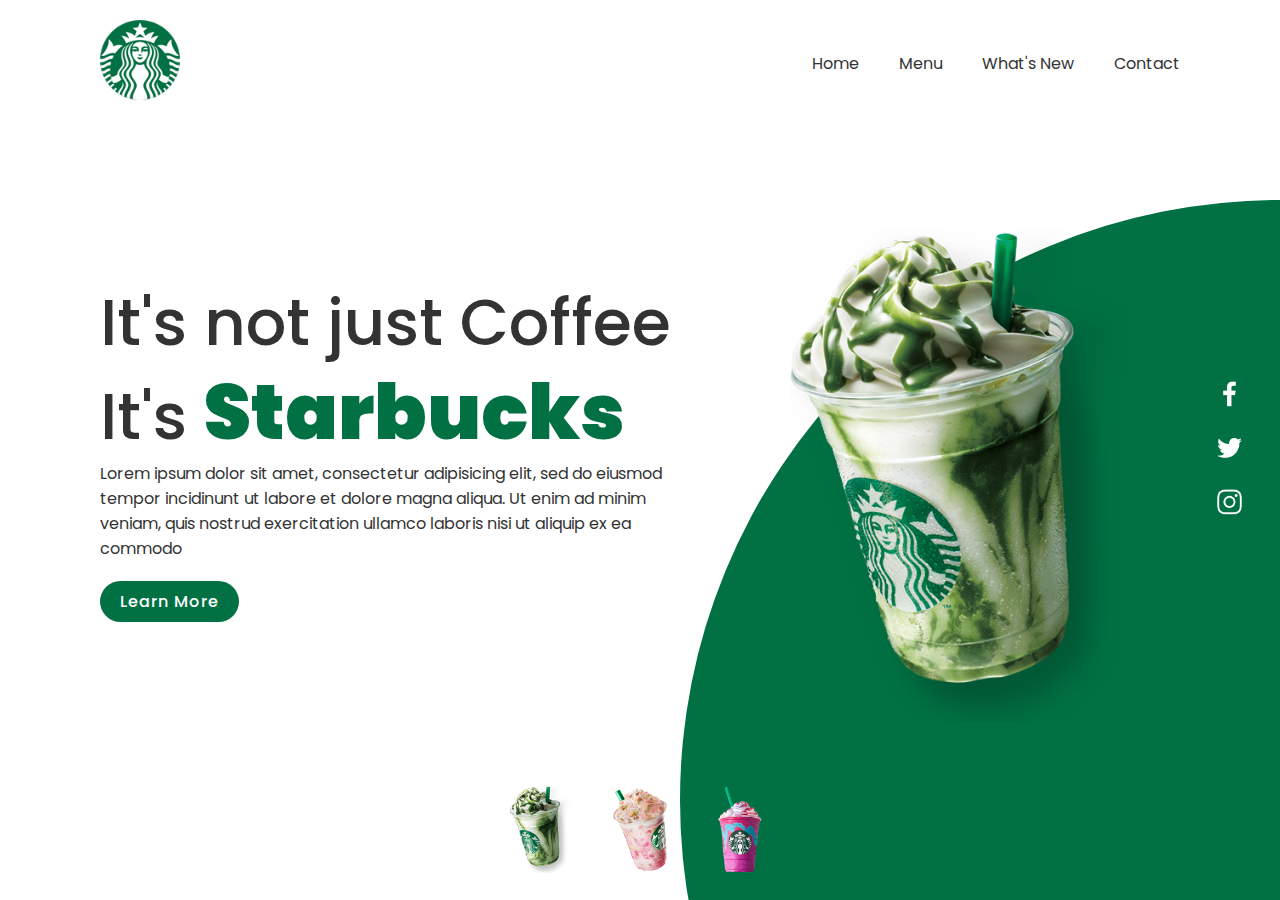
<file: test/index.html>
<!DOCTYPE html>
<html lang="en">

<head>
    <meta charset="UTF-8">
    <meta http-equiv="X-UA-Compatible" content="IE=edge">
    <meta name="viewport" content="width=device-width, initial-scale=1.0">
    <title>Document</title>
    <link rel="stylesheet" href="style.css">
    <script src="script.js"></script>
</head>

<body>
    <section>
        <div class="circle"></div>
        <header>
            <a href="#"><img src="images/logo.png" class="logo"></a>
            <div class="toggle" onclick="toggleMenu();"></div>
            <div class="navigation"></div>
            <ul>
                <li><a href="">Home</a></li>
                <li><a href="">Menu</a></li>
                <li><a href="">What's New</a></li>
                <li><a href="">Contact</a></li>
            </ul>
        </header>
        <div class="content">
            <div class="textBox">
                <h2>It's not just Coffee<br>It's <span>Starbucks</span></h2>
                <p>Lorem ipsum dolor sit amet, consectetur adipisicing elit, sed do eiusmod
                    tempor incidinunt ut labore et dolore magna aliqua. Ut enim ad minim veniam,
                    quis nostrud exercitation ullamco laboris nisi ut aliquip ex ea commodo
                </p>
                <a href="#">Learn More</a>
            </div>
            <div class="imgBox">
                <img src="images/img1.png" class="starbucks">
            </div>
        </div>
        <ul class="thumb">
            <li><img src="images/thumb1.png" onclick="imgSlider('images/img1.png');changeCircleColor('#017143')"></li>
            <li><img src="images/thumb2.png" onclick="imgSlider('images/img2.png');changeCircleColor('#eb7495')"></li>
            <li><img src="images/thumb3.png" onclick="imgSlider('images/img3.png');changeCircleColor('#d752b1')"></li>
        </ul>
        <ul class="sci">
            <li><a href="#"><img src="images/facebook.png"></a></li>
            <li><a href="#"><img src="images/twitter.png"></a></li>
            <li><a href="#"><img src="images/instagram.png"></a></li>
        </ul>
    </section>

    <script type="text/javascript">
        function imgSlider(anything) {
            document.querySelector('.starbucks').src = anything;
        }
        function changeCircleColor(color) {
            const circle = document.querySelector('.circle');
            circle.style.background = color;
        }
        function toggleMenu() {
            var menuToggle = document.querySelector('.toggle');
            var navigation = document.querySelector('.navigation')
            menuToggle.classList.toggle('active')
            navigation.classList.toggle('active')
        }
    </script>
</body>

</html>
</file>
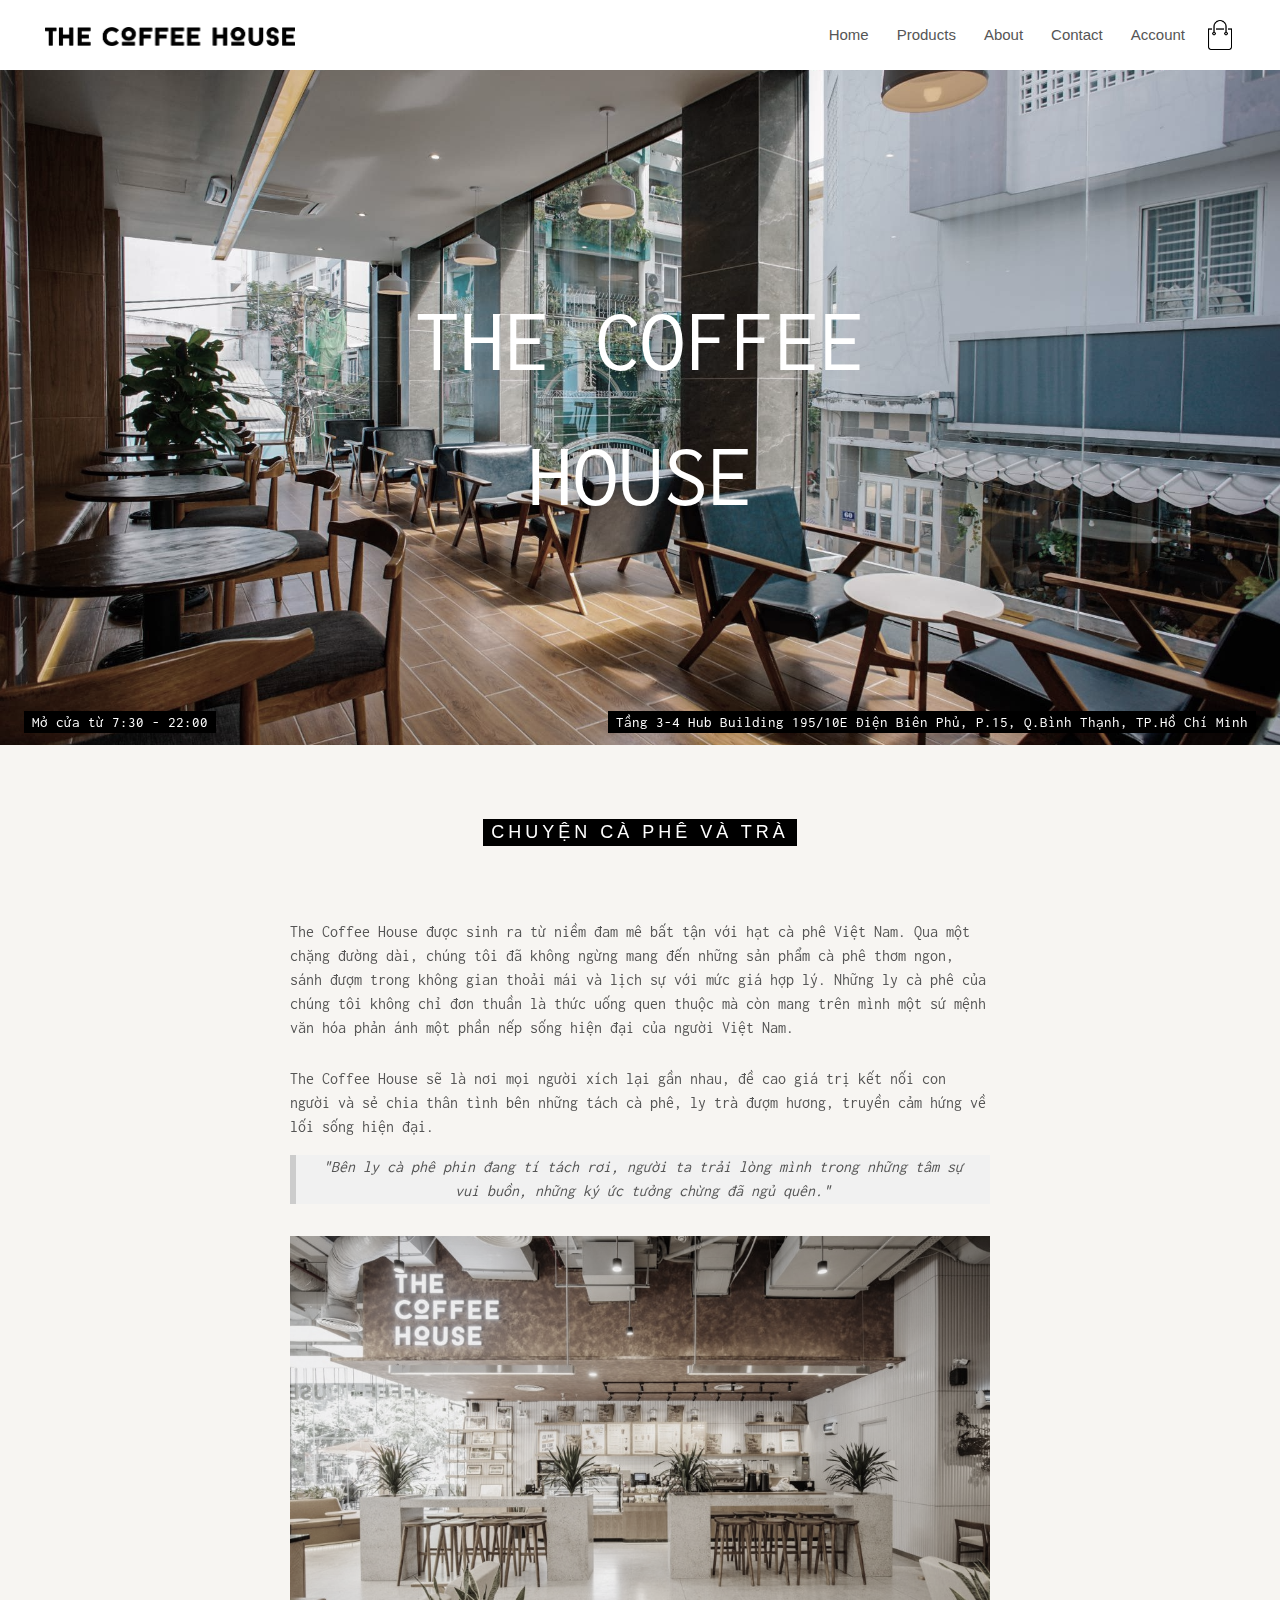
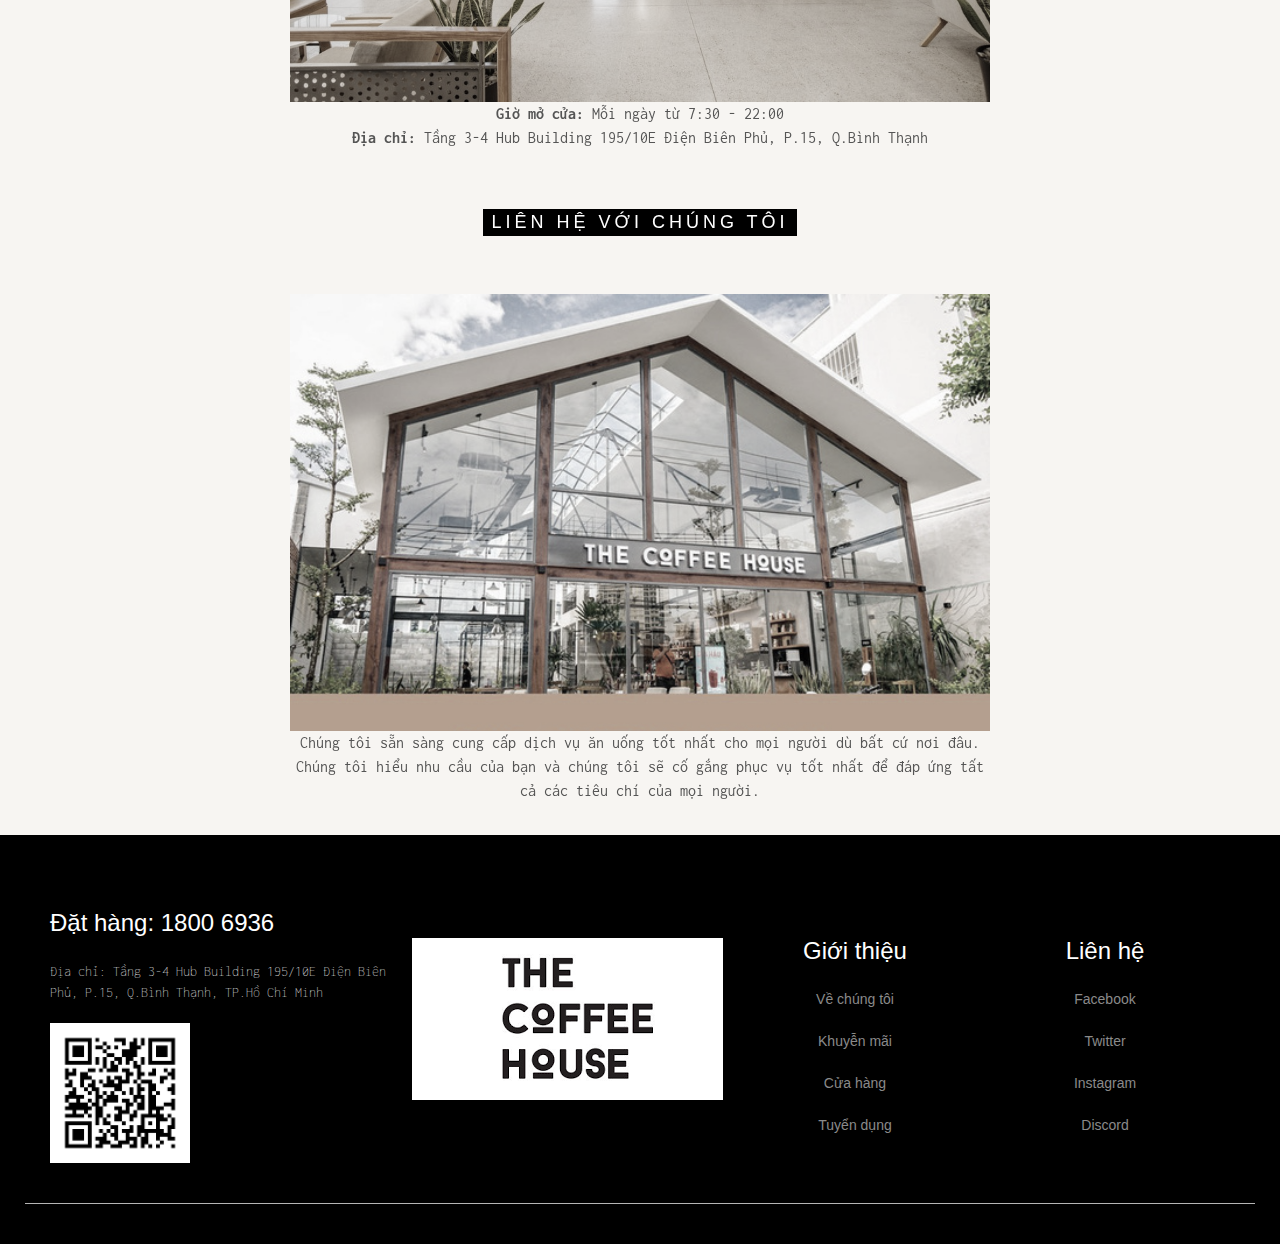
<file: about.html>
<!DOCTYPE html>
<html>
<title>About</title>
<meta charset="UTF-8">
<meta name="viewport" content="width=device-width, initial-scale=1">
<link rel="stylesheet" href="https://www.w3schools.com/w3css/4/w3.css">
<link rel="stylesheet" href="style.css">
<link rel="stylesheet" href="https://fonts.googleapis.com/css?family=Inconsolata">
<style>
body, html {
  height: 100%;
  font-family: "Inconsolata", sans-serif;
  /* font-family: 'Poppins', sans-serif; */
}

.bgimg {
  background-position: center;
  background-size: cover;
  background-image: url("image/about-image-1.jpg");
  min-height: 75%;
}

.menu {
  display: none;
}
li{
    font-family: 'Poppins', sans-serif;
}
h3
{
    font-family: 'Poppins', sans-serif;
}
</style>
<body>

<!-- Links (sit on top) -->
<div class="container">
    <div class="navbar">
        <div class="logo">
            <a href="index.php"><img src="image/logo_header.png" width="250px"></a>
        </div>
        <nav>
            <ul id="MenuItems">
                <li><a href="index.php">Home</a></li>
                <li><a href="product.php">Products</a></li>
                <li><a href="">About</a></li>
                <li><a href="">Contact</a></li>
                <li><a href="account.php">Account</a></li>
            </ul>
        </nav>
        <a href="cart.php"><img src="image/cart.png" width="30px" height="30px"></a>
        <img src="image/menu.png" class="menu-icon"
         onclick="menutoggle()">               
    </div>
</div> 

<!-- Header with image -->
<header class="bgimg w3-display-container w3-grayscale-min" id="home">
  <div class="w3-display-bottomleft w3-center w3-padding-large w3-hide-small">
    <span class="w3-tag">Mở cửa từ 7:30 - 22:00</span>
  </div>
  <div class="w3-display-middle w3-center">
    <span class="w3-text-white" style="font-size:90px">THE COFFEE HOUSE</span>
  </div>
  <div class="w3-display-bottomright w3-center w3-padding-large">
    <span class="w3-tag">Tầng 3-4 Hub Building 195/10E Điện Biên Phủ, P.15, Q.Bình Thạnh, TP.Hồ Chí Minh</span>
  </div>
</header>

<!-- Add a background color and large text to the whole page -->
<div class="w3-sand w3-grayscale w3-large">

<!-- About Container -->
<div class="w3-container" id="about">
  <div class="w3-content" style="max-width:700px">
    <h5 class="w3-center w3-padding-64"><span class="w3-tag w3-wide">CHUYỆN CÀ PHÊ VÀ TRÀ</span></h5>
    <p style="text-align: left;">The Coffee House được sinh ra từ niềm đam mê bất tận với hạt cà phê Việt Nam. Qua một chặng đường dài, chúng tôi đã không ngừng mang đến những sản phẩm cà phê thơm ngon, sánh đượm trong không gian
         thoải mái và lịch sự với mức giá hợp lý. Những ly cà phê của chúng tôi không chỉ đơn thuần là thức uống quen thuộc mà còn mang trên mình một sứ mệnh văn hóa phản ánh một phần nếp sống hiện đại của người Việt Nam.</p><br>
    <p style="text-align: left;"> The Coffee House sẽ là nơi mọi người xích lại gần nhau, đề cao giá trị kết nối con người và sẻ chia thân tình bên những tách cà phê, ly trà đượm hương, truyền cảm hứng về lối sống hiện đại.</p>
    <div class="w3-panel w3-leftbar w3-light-grey">
      <p><i>"Bên ly cà phê phin đang tí tách rơi, người ta trải lòng mình trong những tâm sự vui buồn, những ký ức tưởng chừng đã ngủ quên."</i></p>
    </div>
    <img src="image/about-image-7.jpg" style="width:100%;max-width:1000px" class="w3-margin-top">
    <p><strong>Giờ mở cửa:</strong> Mỗi ngày từ  7:30 - 22:00</p>
    <p><strong>Địa chỉ:</strong> Tầng 3-4 Hub Building 195/10E Điện Biên Phủ, P.15, Q.Bình Thạnh</p>
  </div>
</div>

<!-- Contact/Area Container -->
<div class="w3-container" id="where" style="padding-bottom:32px;">
  <div class="w3-content" style="max-width:700px">
    <h5 class="w3-center w3-padding-48"><span class="w3-tag w3-wide">LIÊN HỆ VỚI CHÚNG TÔI</span></h5>
    <!-- <p>Find us at some address at some place.</p> -->
    <img src="image/about-3.jpg" class="w3-image" style="width:100%">
    <p>Chúng tôi sẵn sàng cung cấp dịch vụ ăn uống tốt nhất cho mọi người dù bất cứ nơi đâu. Chúng tôi hiểu nhu cầu của bạn và chúng tôi sẽ cố gắng phục vụ tốt nhất để đáp ứng tất cả các tiêu chí của mọi người.</p>
  </div>
</div>

<!-- End page content -->
</div>

 <!----------footer----------->
 <div class="footer">
    <div class="container">
        <div class="row">
            <div class="footer-col-1">
                <h3>Đặt hàng: 1800 6936</h3>
                <p style="text-align:left;color:white;font-size:14px;font-weight:100;">
                Địa chỉ: Tầng 3-4 Hub Building 195/10E Điện Biên Phủ, P.15, Q.Bình Thạnh, TP.Hồ Chí Minh</p>
                <div class="app-logo">
                    <!-- <img src="image/play-store.png">
                    <img src="image/app-store.png"> -->
                    <img src="image/1639628541.png">
                </div>
            </div>
            <div class="footer-col-2">
                <img src="image/coffehouse.png">
            </div>
            <div class="footer-col-3">
                <h3>Giới thiệu</h3>
                <ul>
                    <li>Về chúng tôi</li><br>
                    <li>Khuyễn mãi</li><br>
                    <li>Cửa hàng</li><br>
                    <li>Tuyển dụng</li>
                </ul>
            </div>
            <div class="footer-col-4">
                <br><h3>Liên hệ</h3>
                <ul>
                    <li>Facebook</li><br>
                    <li>Twitter</li><br>
                    <li>Instagram</li><br>
                    <li>Discord</li><br>

                </ul>
            </div>
        </div>
        <hr>

    </div>
</div>

</body>
</html>
</file>
<file: test/style.css>
@import url('https://fonts.googleapis.com/css?family=Poppins:200,300,400,500,600,700,800,900&display=swap');
*
{
    margin: 0;
    padding: 0;
    box-sizing: border-box;
    font-family: 'Poppins',sans-serif;
}
section
{
    position: relative;
    width: 100%;
    min-height: 100vh;
    padding: 100px;
    display: flex;
    justify-content: space-between;
    align-items: center;
    background: #fff;

}
header
{
    position: absolute;
    top: 0;
    left: 0;
    width: 100%;
    padding: 20px 100px;
    display: flex;
    justify-content: space-between;
    align-items: center;
}
header .logo
{
    position: relative;
    max-width: 80px;
}
header ul
{
    position: relative;
    display: flex;
}
header ul li
{
    list-style: none;
}
header ul li a
{
    display: inline-block;
    color: #333;
    font-weight: 400;
    margin-left: 40px;
    text-decoration: none;
}
.content
{
    position: relative;
    width: 100%;
    display: flex;
    justify-content: space-between;
    align-items: center;
}
.content .textBox
{
    position: relative;
    max-width: 600px;

}
.content .textBox h2
{
    color: #333;
    font-size: 4em;
    line-height: 1.4em;
    font-weight: 500;
}
.content .textBox h2 span
{
    color: #017143;
    font-size: 1.2em;
    font-weight: 900;
}
.content .textBox p
{
    color: #333;
}
.content .textBox a
{
    display: inline-block;
    margin-top: 20px;
    padding: 8px 20px;
    background: #017143;
    color: #fff;
    border-radius: 40px;
    font-weight: 500;
    letter-spacing: 1px;
    text-decoration: none;
}
.content .imgBox
{
    width: 600px;
    display: flex;
    justify-content: flex-end;
    padding-right: 50px;
    margin-top: 50px;  
}
.content .imgBox img
{
    max-width: 340px;
}
.thumb
{
    position: absolute;
    left: 50%;
    bottom: 20px;
    transform: translateX(-50%);
    display: flex;
}
.thumb li
{
    list-style: none;
    display: inline-block;
    margin: 0 20px;
    cursor: pointer;
    transition: 0.5s;
}
.thumb li :hover
{
    transform: translateY(-15px);
}
.thumb li img
{
    max-width: 60px;
}
.sci
{
    position: absolute;
    top: 50%;
    right: 30px;
    transform: translateY(-50%);
    display: flex;
    justify-content: center;
    align-items: center;
    flex-direction: column;
}
.sci li
{
    list-style: none;
}
.sci li a
{
    display: inline-block;
    margin: 5px 0;
    transform: scale(0.6);
    filter: invert(1);
}
.circle
{
    position: absolute;
    top: 0;
    left: 0;
    width: 100%;
    height: 100%;
    background: #017143;
    clip-path: circle(600px at right 800px);
}
@media (max-width: 991px)
{
    header
    {
        padding: 20px;
    }
    header .logo
    {
        max-width: 60px;
    }
    header ul
    {
        display: none;
    }
    .toggle
    {
        position: relative;
        width: 30px;
        height: 30px;
        cursor: pointer;
        background: url(images/menu.png);
        background-size: 30px;
        background-position: center;
        background-repeat: no-repeat;
        filter: invert(1);
        z-index: 11;
    }
    .toggle.active
    {
        background: url(images/close.png);
        background-size: 25px;
        background-position: center;
        background-repeat: no-repeat;
    }
    header ul.navigation.active
    {
        position: fixed;
        top: 0;
        left: 0;
        width: 100%;
        height: 100%;
        display: flex;
        justify-content: center;
        align-items: center;
        flex-direction: column;
        background: #fff;
        z-index: 10;
    }
    section
    {
        padding: 20px 20px 120px;
    }
    .content
    {
        flex-direction: column;
        margin-top: 100px;
    }
    .content .textBox h2
    {
        font-size: 2.5em;
        margin-bottom: 15px;
    }
    .content .textBox
    {
        max-width: 100%;
    }
    .content .imgBox
    {
        max-width: 100%;
        justify-content: center;
    }
    .content .imgBox img
    {
        max-width: 300px;
    }
    .thumb li img
    {
        max-width: 40px;
    }
    .circle
    {
        /* position: absolute;
        top: 0;
        left: 0;
        width: 100%;
        height: 100%;
        background: #017143; */
        clip-path: circle(400px at center bottom);
    }
    .sci
    {
        background: #017143;
        right: 0;
        width: 50px;
        border-top-left-radius: 5px;
        border-bottom-left-radius: 5px;
    }
}
</file>
<file: style.css>
*{
    margin: 0;
    padding:0;
    box-sizing: border-box;
}

body{
    font-family: 'Poppins', sans-serif;
    /*font-family: 'Open Sans Condensed', sans-serif;*/
}

.navbar{
    display: flex;
    align-items: center;
    padding: 20px;
}

nav{
    flex: 1;
    text-align: right;
}

nav ul{
    display: inline-block;
    list-style-type: none;
}

nav ul li{
    display: inline-block;
    margin-right: 20px;
}

a{
    text-decoration: none;
    color: #555;
}

p{
    text-align: center;
    color: #555;
    font-size: medium;
}

h7{
    color: #353131;
    font-style: italic;
    font-size: 18px;
}
.container{
    max-width: 1300px;
    margin: auto;
    padding-left: 25px;
    padding-right: 25px;
   
}

.row{
    display: flex;
    align-items: center;
    flex-wrap: wrap;
    justify-content: space-around;
    padding-left: 25px;
    padding-right: 25px;
}
.row p{
    color: #EA8025;
    font-size: 20px;
    
    margin-bottom: 10px;
}
.col-2{
    flex-basis: 50%;
    min-width: 300px;
}

.col-2 img{
    max-width: 200%;
    padding: 50px 0;
}
.col-2 h1{
    font-size: 40px;
    line-height: 60px;
    margin: 25px;
    font-family:  "Time New Roman", serif;
  
}
.btn{
    display: inline-block;
    background: #ff523b;
    color:  #fff;
    padding: 10px 35px;
    margin:  30px 0;
    border-radius: 30px;
    transition: background 0.5s;
}
.btn:hover{
    background: #563434;
}

h2{
    text-align: center;
}
/*-------input---------------*/


.header{
    /*background:radial-gradient(#fff,#ffd6d6);  */
    background:radial-gradient(rgb(247, 247, 248),#ffffff);  
}


.header .row{
    margin-top: 70px;
}

.categories{
    margin: 70px 0;
}

.col-3{
    flex-basis: 30%;
    min-width: 250px;
    margin-bottom: 30px;
}

.col-3 img{
    width: 100%;
}
/*.small-container{
    max-width: 1080px;
    margin: auto;
    padding-left: 25px;
    padding-right: 25px;
}*/
.small-container p{
    color: #EA8025;
    font-size: 20px;
    font-family: "Arial";
    font-weight: 700;
    margin-bottom: 10px;
}
.small-container h4{
    
    color: #191919;
    font-size: 20px;
}
.col-4{
    flex-basis: 25%;
    padding:10px;
    min-width: 200px;
    margin-bottom: 50px;
    transition: transform 0.5s;
}
.col-4 img{
    width: 100%;
}

.title{
    font-family: 'Noto Serif', serif;
    font-family: 'Open Sans Condensed', sans-serif;
    text-align: center;
    margin: 0 auto 80px;
    position: relative;
    line-height: 60px;
    color:#555;
}
.title::after{
    content: '';
    background: #ff523b;
    width: 80px;
    height: 5px;
    border-radius: 5px;
    position: absolute  ;
    bottom: 0;
    left: 50%;
    transform: translateX(-50%);
}

h4{
    color: #555;
    font-weight: normal;
    text-align: center;
}
h4 b{
    color: #191919;
    font-size: 20px;
    font-family: Arial;
}
.col-4 p{
    color: rgb(234, 128, 37);
    font-size: 20px;
    font-family: Arial;
    font-weight: 700;
    margin-bottom: 10px;
}
.col-4{
    font-size: 20px;

}
.rating{
    text-align: center;
}
.rating .fa{
    color: #ff523b;
    
}
.col-4:hover{
    transform: translateY(-5px);
}
/*--------offer--------*/
.offer{
    background: radial-gradient(#fff,#ffd6d6);
    margin-top: 80px;
    padding: 30px 0 ;
}
.offer .small-container{
    max-width: 1080px;
    margin: auto;

}
.col-2 .offer-img{
    padding: 50px;
}
small{
    color: #555;
}


/*-------- testimonial ---------*/
.testimonial{
    padding-top: 100px;
}
.testimonial .col-3{
    text-align: center;
    padding: 40px 20px;
    box-shadow: 0 0 20px 0px rgba(0,0,0,0.1);
    cursor: pointer;
    transition: transform 0.5S;
}
.testimonial .col-3 img{
    width: 50px;
    margin-top: 20px;
    border-radius: 50%;
}
.testimonial .col-3:hover{
    transform: translateY(-10px);
}
.fa .fa-quote-left{
    font-size: 34px;
    color: #ff523b;
}
.col-3 p{
    font-size: 18px;
    margin: 12px 0;
    color: black;
    font-style: italic;
    font-family: 'Time New Roman';
}
.testimonial .col-3 h3{
    font-weight: 600;
    color: #555;
    font-size: 16px;
}

/*---------brands-------------*/
.brands{
    margin: 100px auto;   
}
.col-5{
    width: 160px;
}
.col-5 img{
    width: 100%;
    cursor: pointer;
    filter: grayscale(100%);
}
.col-5 img:hover{
    filter: grayscale(0);

}
/*-----footer----------*/
.footer{
    background: #000;
    color: #8a8a8a;
    font-size: 14px;
    padding: 60px 0 20px;
}
.footer p{
    color: #8a8a8a;
}
.footer h3{
    color: #fff;
    margin-bottom: 20px;

}

.footer-col-1, .footer-col-2, .footer-col-3, .footer-col-4 {
    min-width: 250px;
    margin-bottom: 20px;
}
.footer-col-1{
    flex-basis: 30%;
}
.footer-col-2{
    flex: 1;
    text-align: center;
}
.footer-col-2 img{
    width: 300  px;
    margin-bottom: 20px;
}
.footer-col-3, .footer-col-4{
    flex-basis: 12%;
    text-align: center;
}
ul{
    list-style-type: none;
}
.app-logo{
    margin-top: 20px;
}
.app-logo img{
    width: 140px;
    align-items: center;
}
.footer hr{
    border: none;
    background: #b5b5b5;
    height: 1px;
    margin: 20px 0;
}
.copyright{
    text-align: center;
}
.menu-icon{
    width: 28px;
    margin-left: 20px;
    display: none;
}
/* phan trang */
.clear-both{
    clear: both;
}
#pagination{
    text-align: right;
    margin-top: 15px;
}

.page-item{
    border: 1px solid #ccc;
    padding: 5px 9px;
    color: #000;
}
a .page-item{
    border: 1px solid #ccc;

}
.current-page{
    background: #000;
    color: #FFF;
}



/*-------- media query for menu------*/

@media only screen and (max-width: 800px){
    nav ul{
        position: absolute;
        top: 70px;
        left: 0;
        background: #333;
        width: 100%;
        overflow: hidden;
        transition: max-height 0.5s;
    }
    nav ul li{
        display: block;
        margin-right: 50px;
        margin-top: 10px;
        margin-bottom: 10px;
    }
    nav ul li a{
        color: #fff;
    }
    .menu-icon{
        display: block;
        cursor: pointer;
    }
}
/*-------------------- All product page-------------------*/
.row-2{
    justify-content: space-between;
    margin: 100px auto 50px;
}
select{
    border: 1px solid #ff523b;
    padding: 5px;
}
select:focus{
    outline: none;
}

.page-ptn{
    margin: 0 auto 80px ;
}
.page-ptn span{
    display: inline-block;
    border: 1px solid #ff523b;
    margin-left: 10px;
    width: 40px;
    height: 40px;
    text-align: center;
    line-height: 40px;
    cursor: pointer;
}
.page-ptn span:hover{
    background: #ff523b;
    color: #fff;
}








/*-------- media query for les than 600 screen size------*/
@media only screen and (max-width: 600px){
    .row{
        text-align: center;
    }
    .col-2, .col-3, .col-4{
        flex-basis: 100%;
    }
    .buttton .btn{
        padding: auto;
        text-align: center;
        padding: auto;
    }
}
</file>
